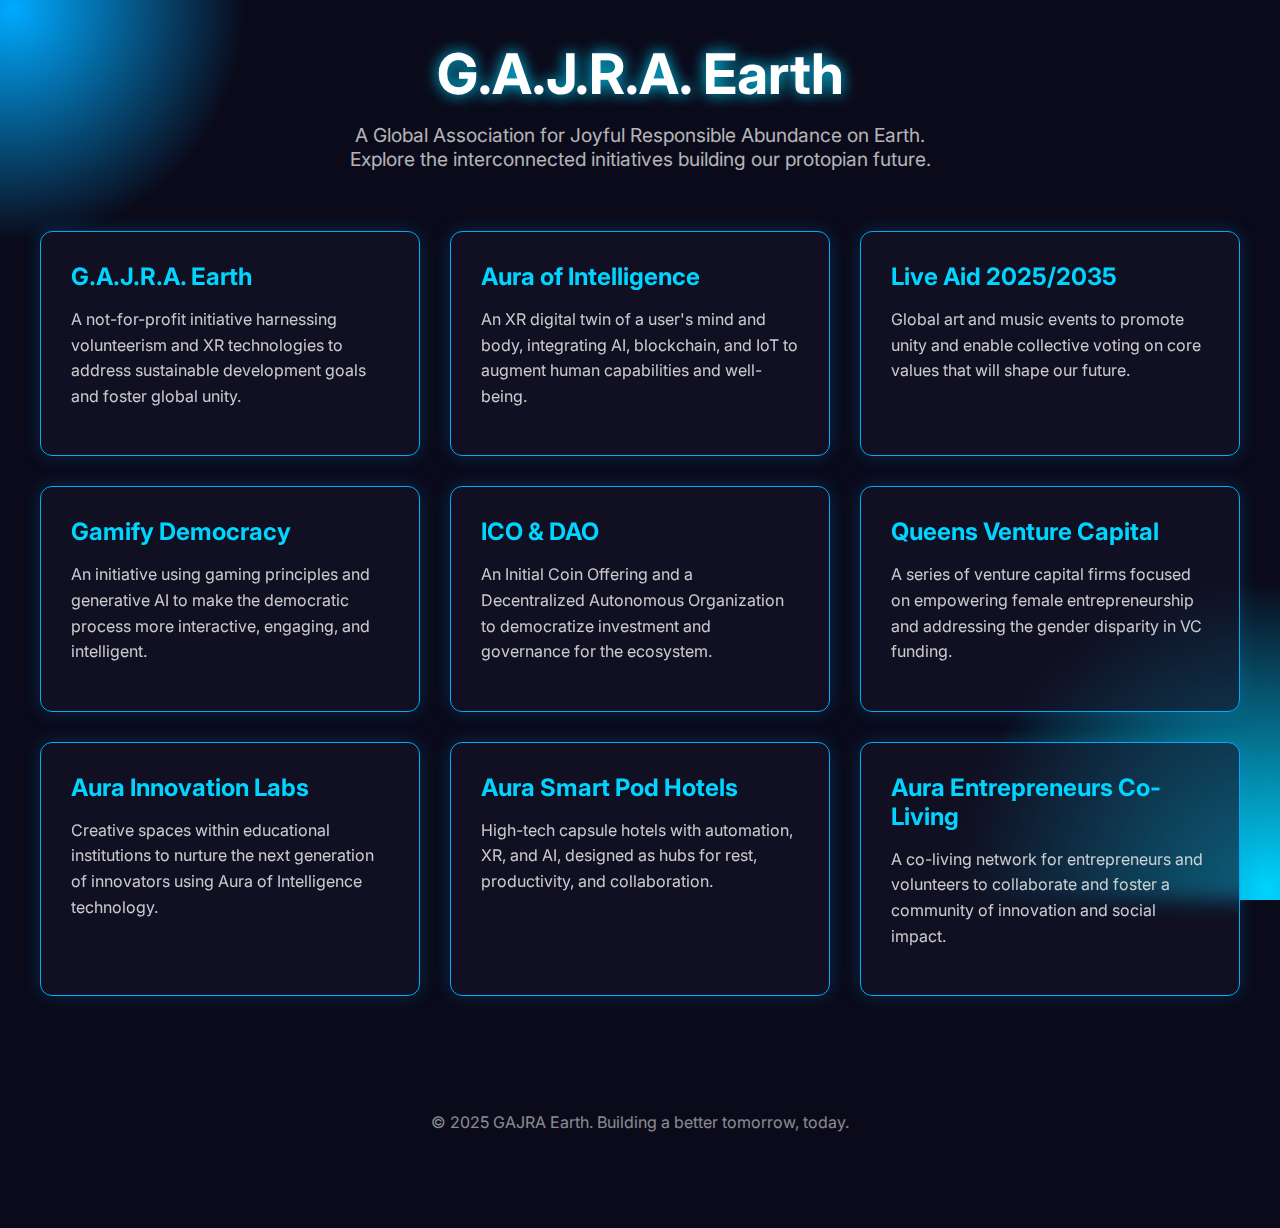
<file: index.old.html>
<!DOCTYPE html>
<html lang="en">
<head>
    <meta charset="UTF-8">
    <meta name="viewport" content="width=device-width, initial-scale=1.0">
    <title>GAJRA Earth Ecosystem</title>
    <link rel="preconnect" href="https://fonts.googleapis.com">
    <link rel="preconnect" href="https://fonts.gstatic.com" crossorigin>
    <link href="https://fonts.googleapis.com/css2?family=Inter:wght@400;600;700&display=swap" rel="stylesheet">
    <style>
        :root {
            --bg-color: #0a0a1a;
            --primary-glow: #00d4ff;
            --secondary-glow: #00aaff;
            --card-bg: rgba(20, 20, 40, 0.6);
            --text-color: #e0e0e0;
            --heading-color: #ffffff;
        }

        body {
            margin: 0;
            font-family: 'Inter', sans-serif;
            background-color: var(--bg-color);
            color: var(--text-color);
            background-image: radial-gradient(circle at 1% 1%, var(--secondary-glow) 0%, transparent 15%),
                              radial-gradient(circle at 99% 99%, var(--primary-glow) 0%, transparent 20%);
            background-attachment: fixed;
            min-height: 100vh;
        }

        .main-container {
            max-width: 1200px;
            margin: 0 auto;
            padding: 40px 20px;
        }

        header {
            text-align: center;
            margin-bottom: 60px;
        }

        header h1 {
            font-size: 3.5rem;
            color: var(--heading-color);
            text-shadow: 0 0 15px var(--primary-glow);
            margin: 0;
        }

        header p {
            font-size: 1.2rem;
            color: var(--text-color);
            max-width: 600px;
            margin: 15px auto 0;
            opacity: 0.8;
        }

        .ecosystem-grid {
            display: grid;
            grid-template-columns: repeat(auto-fit, minmax(300px, 1fr));
            gap: 30px;
        }

        .card {
            background-color: var(--card-bg);
            border: 1px solid var(--secondary-glow);
            border-radius: 12px;
            padding: 30px;
            box-shadow: 0 0 20px rgba(0, 170, 255, 0.2);
            backdrop-filter: blur(10px);
            transition: transform 0.3s ease, box-shadow 0.3s ease;
        }

        .card:hover {
            transform: translateY(-8px);
            box-shadow: 0 0 35px rgba(0, 212, 255, 0.4);
        }

        .card h2 {
            font-size: 1.5rem;
            color: var(--primary-glow);
            margin-top: 0;
            margin-bottom: 15px;
        }

        .card p {
            font-size: 1rem;
            line-height: 1.6;
            opacity: 0.9;
        }

        footer {
            text-align: center;
            padding: 40px 20px;
            margin-top: 60px;
            color: var(--text-color);
            opacity: 0.6;
        }
    </style>
</head>
<body>

    <div class="main-container">
        <header>
            <h1>G.A.J.R.A. Earth</h1>
            <p>A Global Association for Joyful Responsible Abundance on Earth. Explore the interconnected initiatives building our protopian future.</p>
        </header>

        <div class="ecosystem-grid">
            <!-- Card for G.A.J.R.A. Earth -->
            <div class="card">
                <h2>G.A.J.R.A. Earth</h2>
                <p>A not-for-profit initiative harnessing volunteerism and XR technologies to address sustainable development goals and foster global unity.</p>
            </div>

            <!-- Card for Aura of Intelligence -->
            <div class="card">
                <h2>Aura of Intelligence</h2>
                <p>An XR digital twin of a user's mind and body, integrating AI, blockchain, and IoT to augment human capabilities and well-being.</p>
            </div>

            <!-- Card for Live Aid 2025/2035 -->
            <div class="card">
                <h2>Live Aid 2025/2035</h2>
                <p>Global art and music events to promote unity and enable collective voting on core values that will shape our future.</p>
            </div>

            <!-- Card for Gamify Democracy -->
            <div class="card">
                <h2>Gamify Democracy</h2>
                <p>An initiative using gaming principles and generative AI to make the democratic process more interactive, engaging, and intelligent.</p>
            </div>

            <!-- Card for ICO & DAO -->
            <div class="card">
                <h2>ICO & DAO</h2>
                <p>An Initial Coin Offering and a Decentralized Autonomous Organization to democratize investment and governance for the ecosystem.</p>
            </div>

            <!-- Card for Queens Venture Capital -->
            <div class="card">
                <h2>Queens Venture Capital</h2>
                <p>A series of venture capital firms focused on empowering female entrepreneurship and addressing the gender disparity in VC funding.</p>
            </div>

            <!-- Card for Aura Innovation Labs -->
            <div class="card">
                <h2>Aura Innovation Labs</h2>
                <p>Creative spaces within educational institutions to nurture the next generation of innovators using Aura of Intelligence technology.</p>
            </div>

            <!-- Card for Aura Smart Pod Hotels -->
            <div class="card">
                <h2>Aura Smart Pod Hotels</h2>
                <p>High-tech capsule hotels with automation, XR, and AI, designed as hubs for rest, productivity, and collaboration.</p>
            </div>

            <!-- Card for Aura Entrepreneurs Co-Living -->
            <div class="card">
                <h2>Aura Entrepreneurs Co-Living</h2>
                <p>A co-living network for entrepreneurs and volunteers to collaborate and foster a community of innovation and social impact.</p>
            </div>
        </div>

        <footer>
            <p>&copy; 2025 GAJRA Earth. Building a better tomorrow, today.</p>
        </footer>
    </div>

</body>
</html>
</file>
